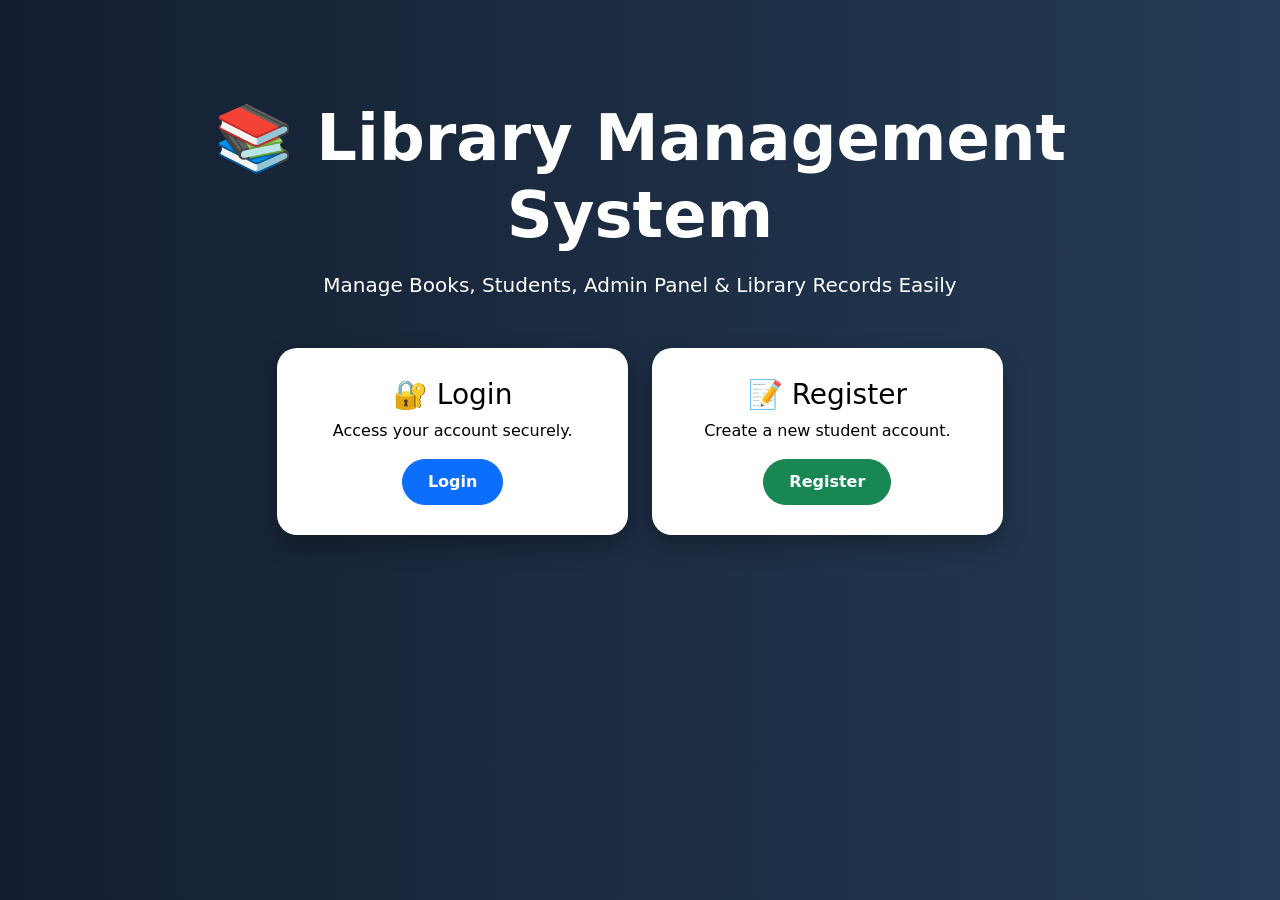
<file: src/main/resources/templates/index.html>
<!DOCTYPE html>
<html xmlns:th="http://www.thymeleaf.org">
<head>
    <title>Library Management System</title>

    <link href="https://cdn.jsdelivr.net/npm/bootstrap@5.3.3/dist/css/bootstrap.min.css" rel="stylesheet">

    <style>
        body{
            background: linear-gradient(to right,#141e30,#243b55);
            min-height:100vh;
            color:white;
        }

        .hero{
            padding:100px 20px;
            text-align:center;
        }

        .card-box{
            background:white;
            color:black;
            border-radius:20px;
            padding:30px;
            transition:0.3s;
            box-shadow:0 10px 25px rgba(0,0,0,0.3);
        }

        .card-box:hover{
            transform:translateY(-5px);
        }

        .btn-custom{
            border-radius:30px;
            padding:10px 25px;
            font-weight:bold;
        }
    </style>
</head>

<body>

<div class="container hero">

    <h1 class="display-3 fw-bold mb-3">
        📚 Library Management System
    </h1>

    <p class="lead mb-5">
        Manage Books, Students, Admin Panel & Library Records Easily
    </p>

    <div class="row justify-content-center g-4">

        <div class="col-md-4">
            <div class="card-box">
                <h3>🔐 Login</h3>
                <p>Access your account securely.</p>

                <a href="/login" class="btn btn-primary btn-custom">
                    Login
                </a>
            </div>
        </div>

        <div class="col-md-4">
            <div class="card-box">
                <h3>📝 Register</h3>
                <p>Create a new student account.</p>

                <a href="/register" class="btn btn-success btn-custom">
                    Register
                </a>
            </div>
        </div>

    </div>

</div>

</body>
</html>
</file>
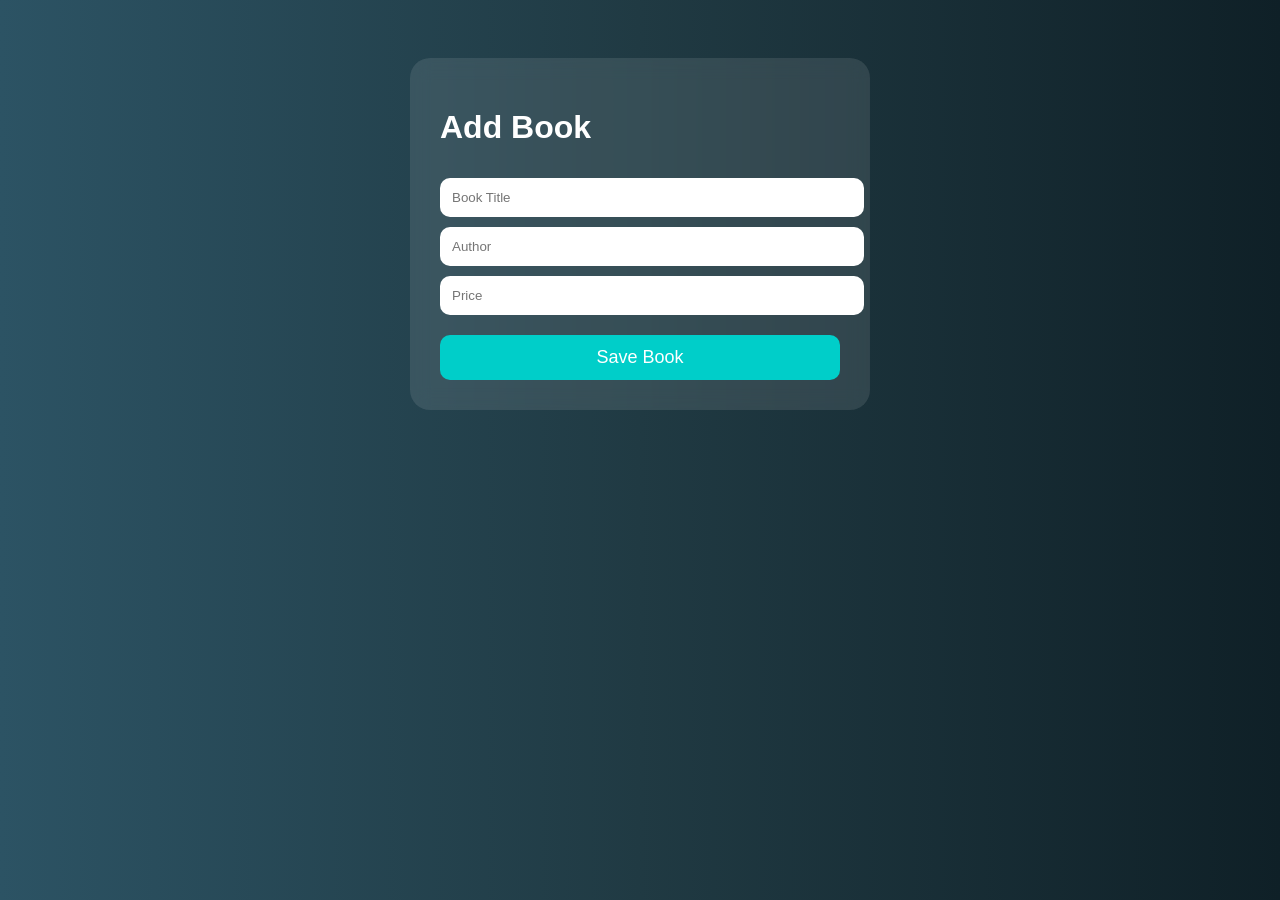
<file: src/main/resources/templates/add-book.html>
<!DOCTYPE html>
<html xmlns:th="http://www.thymeleaf.org">
<head>
    <title>Add Book</title>

    <style>

        body{
            font-family:Arial;
            background:#0f2027;
            background:linear-gradient(to right,#2c5364,#203a43,#0f2027);
            color:white;
            padding:50px;
        }

        .box{
            width:400px;
            margin:auto;
            padding:30px;
            border-radius:20px;
            background:rgba(255,255,255,0.1);
            backdrop-filter:blur(10px);
        }

        input{
            width:100%;
            padding:12px;
            margin-top:10px;
            border:none;
            border-radius:10px;
        }

        button{
            margin-top:20px;
            width:100%;
            padding:12px;
            border:none;
            border-radius:10px;
            background:#00cec9;
            color:white;
            font-size:18px;
        }

    </style>

</head>
<body>

<div class="box">

    <h1>Add Book</h1>

    <form th:action="@{/books/save}" method="post" th:object="${book}">

        <input type="text"
               th:field="*{title}"
               placeholder="Book Title">

        <input type="text"
               th:field="*{author}"
               placeholder="Author">

        <input type="number"
               step="0.1"
               th:field="*{price}"
               placeholder="Price">

        <button type="submit">
            Save Book
        </button>

    </form>

</div>

</body>
</html>
</file>
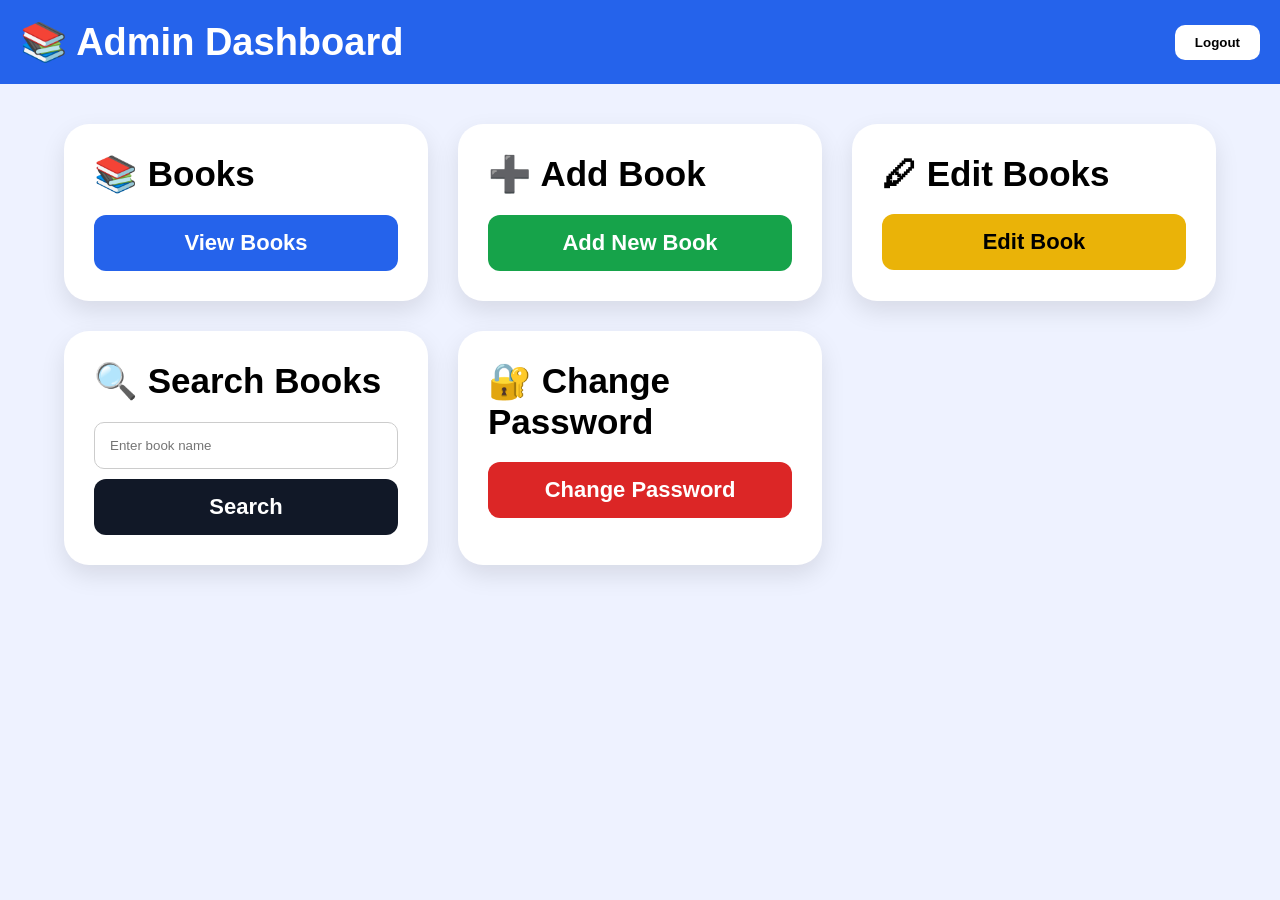
<file: src/main/resources/templates/admin-dashboard.html>
<!DOCTYPE html>
<html xmlns:th="http://www.thymeleaf.org">
<head>
    <title>Admin Dashboard</title>

    <style>
        *{
            margin:0;
            padding:0;
            box-sizing:border-box;
            font-family:Arial, sans-serif;
        }

        body{
            background:#eef2ff;
        }

        .navbar{
            background:#2563eb;
            color:white;
            padding:20px;
            display:flex;
            justify-content:space-between;
            align-items:center;
        }

        .navbar h1{
            font-size:38px;
        }

        .logout-btn{
            background:white;
            color:black;
            padding:10px 20px;
            border:none;
            border-radius:10px;
            cursor:pointer;
            font-weight:bold;
        }

        .container{
            width:90%;
            margin:auto;
            margin-top:40px;
        }

        .cards{
            display:grid;
            grid-template-columns:repeat(auto-fit,minmax(300px,1fr));
            gap:30px;
        }

        .card{
            background:white;
            padding:30px;
            border-radius:25px;
            box-shadow:0 10px 25px rgba(0,0,0,0.1);
            transition:0.3s;
        }

        .card:hover{
            transform:translateY(-8px);
        }

        .card h2{
            margin-bottom:20px;
            font-size:35px;
        }

        .btn{
            width:100%;
            padding:15px;
            border:none;
            border-radius:12px;
            color:white;
            font-size:22px;
            font-weight:bold;
            cursor:pointer;
        }

        .blue{
            background:#2563eb;
        }

        .green{
            background:#16a34a;
        }

        .yellow{
            background:#eab308;
            color:black;
        }

        .red{
            background:#dc2626;
        }

        .black{
            background:#111827;
        }

        a{
            text-decoration:none;
        }

        .search-box{
            margin-top:15px;
        }

        .search-box input{
            width:100%;
            padding:15px;
            border-radius:10px;
            border:1px solid #ccc;
            margin-bottom:10px;
        }

    </style>
</head>

<body>

<div class="navbar">
    <h1>📚 Admin Dashboard</h1>

    <a href="/">
        <button class="logout-btn">Logout</button>
    </a>
</div>

<div class="container">

    <div class="cards">

        <!-- VIEW BOOKS -->
        <div class="card">
            <h2>📚 Books</h2>

            <a href="/books">
                <button class="btn blue">
                    View Books
                </button>
            </a>
        </div>

        <!-- ADD BOOK -->
        <div class="card">
            <h2>➕ Add Book</h2>

            <a href="/books/add">
                <button class="btn green">
                    Add New Book
                </button>
            </a>
        </div>

        <!-- EDIT BOOK -->
        <div class="card">
            <h2>🖊 Edit Books</h2>

            <a href="/books">
                <button class="btn yellow">
                    Edit Book
                </button>
            </a>
        </div>

        <!-- SEARCH -->
        <div class="card">
            <h2>🔍 Search Books</h2>

            <form action="/books/search" method="get" class="search-box">

                <input type="text"
                       name="keyword"
                       placeholder="Enter book name">

                <button class="btn black" type="submit">
                    Search
                </button>

            </form>
        </div>

        <!-- CHANGE PASSWORD -->
        <div class="card">
            <h2>🔐 Change Password</h2>

            <a href="/change-password">
                <button class="btn red">
                    Change Password
                </button>
            </a>
        </div>

    </div>

</div>

</body>
</html>
</file>
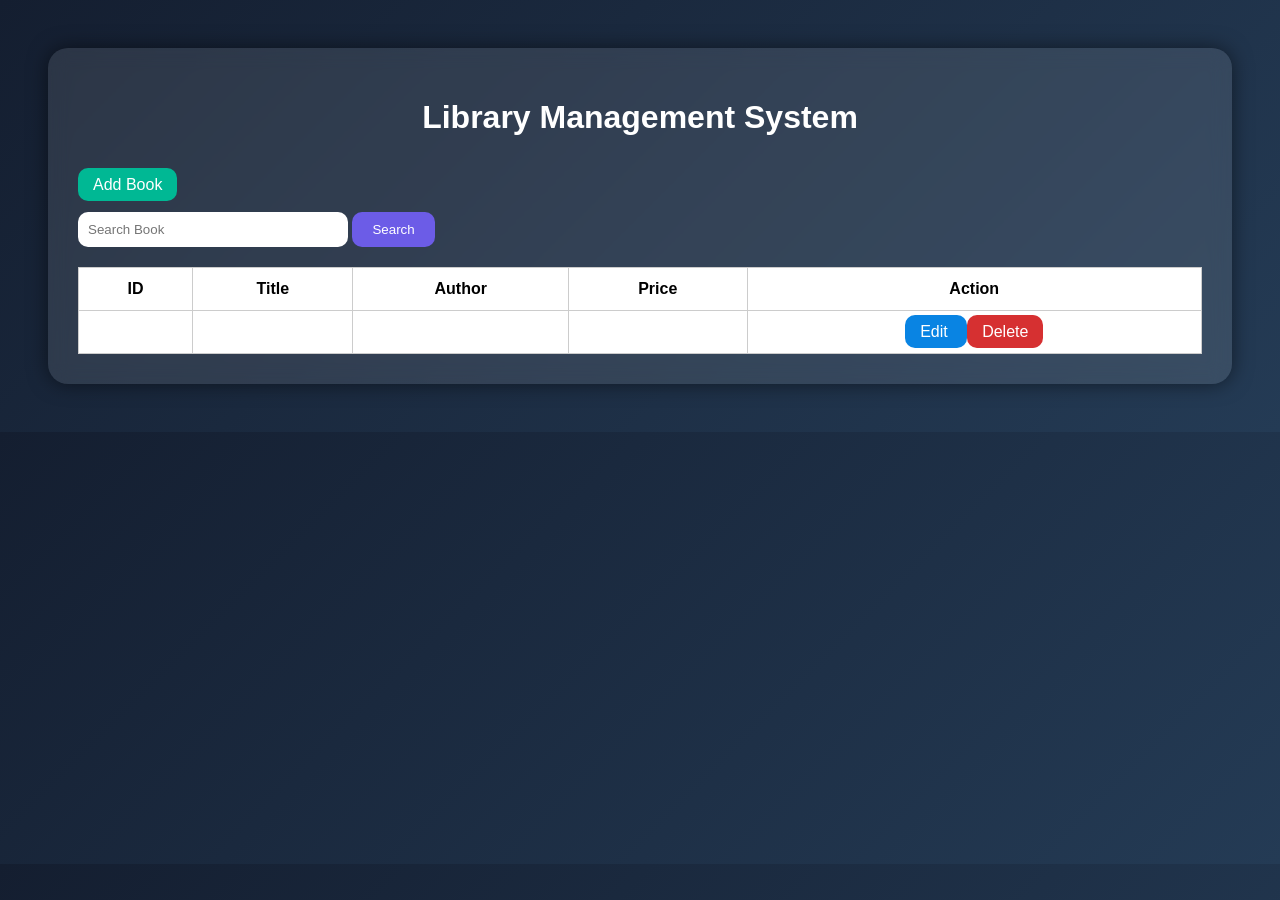
<file: src/main/resources/templates/books.html>
<!DOCTYPE html>
<html xmlns:th="http://www.thymeleaf.org">
<head>
    <title>Library Management System</title>

    <style>
        body{
            font-family: Arial;
            background: linear-gradient(135deg,#141e30,#243b55);
            color:white;
            padding:40px;
        }

        .container{
            background: rgba(255,255,255,0.1);
            padding:30px;
            border-radius:20px;
            backdrop-filter: blur(10px);
            box-shadow:0 0 20px rgba(0,0,0,0.5);
        }

        h1{
            text-align:center;
        }

        a{
            text-decoration:none;
            padding:8px 15px;
            border-radius:10px;
            color:white;
        }

        .add{
            background:#00b894;
        }

        .edit{
            background:#0984e3;
        }

        .delete{
            background:#d63031;
        }

        table{
            width:100%;
            margin-top:20px;
            border-collapse:collapse;
            background:white;
            color:black;
        }

        table th, table td{
            padding:12px;
            border:1px solid #ccc;
            text-align:center;
        }

        input{
            padding:10px;
            border:none;
            border-radius:10px;
            width:250px;
        }

        button{
            padding:10px 20px;
            border:none;
            border-radius:10px;
            background:#6c5ce7;
            color:white;
            cursor:pointer;
        }
    </style>
</head>
<body>

<div class="container">

    <h1>Library Management System</h1>

    <br>

    <a class="add" th:href="@{/books/add}">
        Add Book
    </a>

    <br><br>

    <form th:action="@{/books/search}" method="get">

        <input type="text" name="keyword" placeholder="Search Book">

        <button type="submit">Search</button>

    </form>

    <table>

        <tr>
            <th>ID</th>
            <th>Title</th>
            <th>Author</th>
            <th>Price</th>
            <th>Action</th>
        </tr>

        <tr th:each="book : ${books}">

            <td th:text="${book.id}"></td>
            <td th:text="${book.title}"></td>
            <td th:text="${book.author}"></td>
            <td th:text="${book.price}"></td>

            <td>

                <a class="edit"
                   th:href="@{'/books/edit/' + ${book.id}}">
                    Edit
                </a>

                <a class="delete"
                   th:href="@{'/books/delete/' + ${book.id}}">
                    Delete
                </a>

            </td>

        </tr>

    </table>

</div>

</body>
</html>
</file>
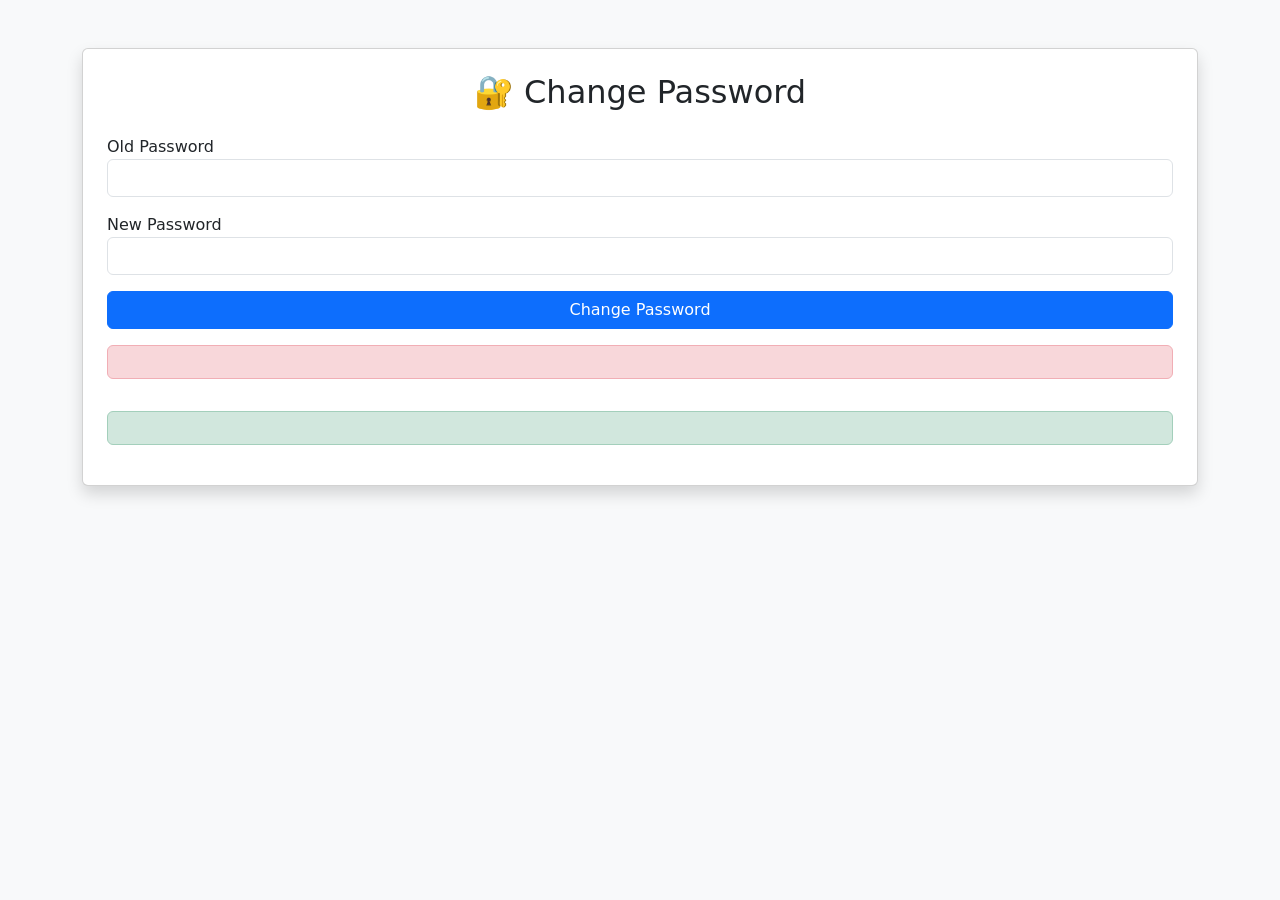
<file: src/main/resources/templates/change-password.html>
<!DOCTYPE html>
<html xmlns:th="http://www.thymeleaf.org">
<head>
    <title>Change Password</title>

    <link href="https://cdn.jsdelivr.net/npm/bootstrap@5.3.3/dist/css/bootstrap.min.css" rel="stylesheet">

</head>
<body class="bg-light">

<div class="container mt-5">

    <div class="card p-4 shadow">

        <h2 class="text-center mb-4">
            🔐 Change Password
        </h2>

        <form action="/change-password" method="post">

            <div class="mb-3">
                <label>Old Password</label>

                <input type="password"
                       name="oldPassword"
                       class="form-control"
                       required>
            </div>

            <div class="mb-3">
                <label>New Password</label>

                <input type="password"
                       name="newPassword"
                       class="form-control"
                       required>
            </div>

            <button class="btn btn-primary w-100">
                Change Password
            </button>

        </form>

        <div th:if="${error}" class="alert alert-danger mt-3">
            <span th:text="${error}"></span>
        </div>

        <div th:if="${success}" class="alert alert-success mt-3">
            <span th:text="${success}"></span>
        </div>

    </div>

</div>

</body>
</html>
</file>
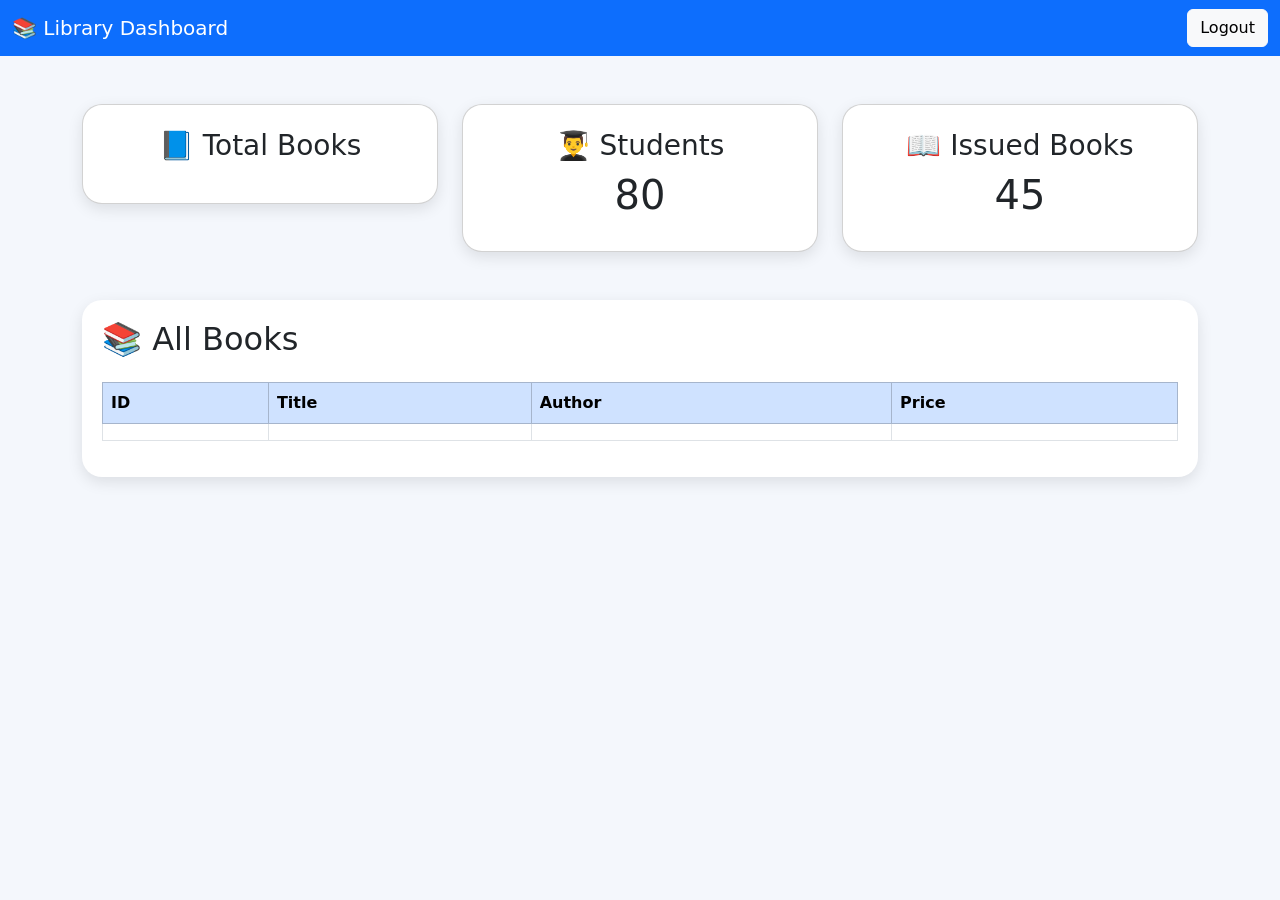
<file: src/main/resources/templates/dashboard.html>
<!DOCTYPE html>
<html xmlns:th="http://www.thymeleaf.org">

<head>
    <title>Library Dashboard</title>

    <link href="https://cdn.jsdelivr.net/npm/bootstrap@5.3.3/dist/css/bootstrap.min.css" rel="stylesheet">

    <style>

        body{
            background:#f4f7fc;
        }

        .navbar{
            background:#0d6efd;
        }

        .card-box{
            border-radius:20px;
            box-shadow:0 5px 15px rgba(0,0,0,0.1);
        }

        .table-box{
            background:white;
            border-radius:20px;
            padding:20px;
            box-shadow:0 5px 15px rgba(0,0,0,0.1);
        }

    </style>
</head>

<body>

<nav class="navbar navbar-dark">
    <div class="container-fluid">

        <span class="navbar-brand">
            📚 Library Dashboard
        </span>

        <a href="/" class="btn btn-light">
            Logout
        </a>

    </div>
</nav>

<div class="container mt-5">

    <div class="row g-4">

        <div class="col-md-4">
            <div class="card p-4 card-box text-center">
                <h3>📘 Total Books</h3>
                <h1 th:text="${books.size()}"></h1>
            </div>
        </div>

        <div class="col-md-4">
            <div class="card p-4 card-box text-center">
                <h3>👨‍🎓 Students</h3>
                <h1>80</h1>
            </div>
        </div>

        <div class="col-md-4">
            <div class="card p-4 card-box text-center">
                <h3>📖 Issued Books</h3>
                <h1>45</h1>
            </div>
        </div>

    </div>

    <div class="table-box mt-5">

        <h2 class="mb-4">📚 All Books</h2>

        <table class="table table-bordered table-hover">

            <thead class="table-primary">

            <tr>
                <th>ID</th>
                <th>Title</th>
                <th>Author</th>
                <th>Price</th>
            </tr>

            </thead>

            <tbody>

            <tr th:each="book : ${books}">
                <td th:text="${book.id}"></td>
                <td th:text="${book.title}"></td>
                <td th:text="${book.author}"></td>
                <td th:text="${book.price}"></td>
            </tr>

            </tbody>

        </table>

    </div>

</div>

</body>
</html>
</file>
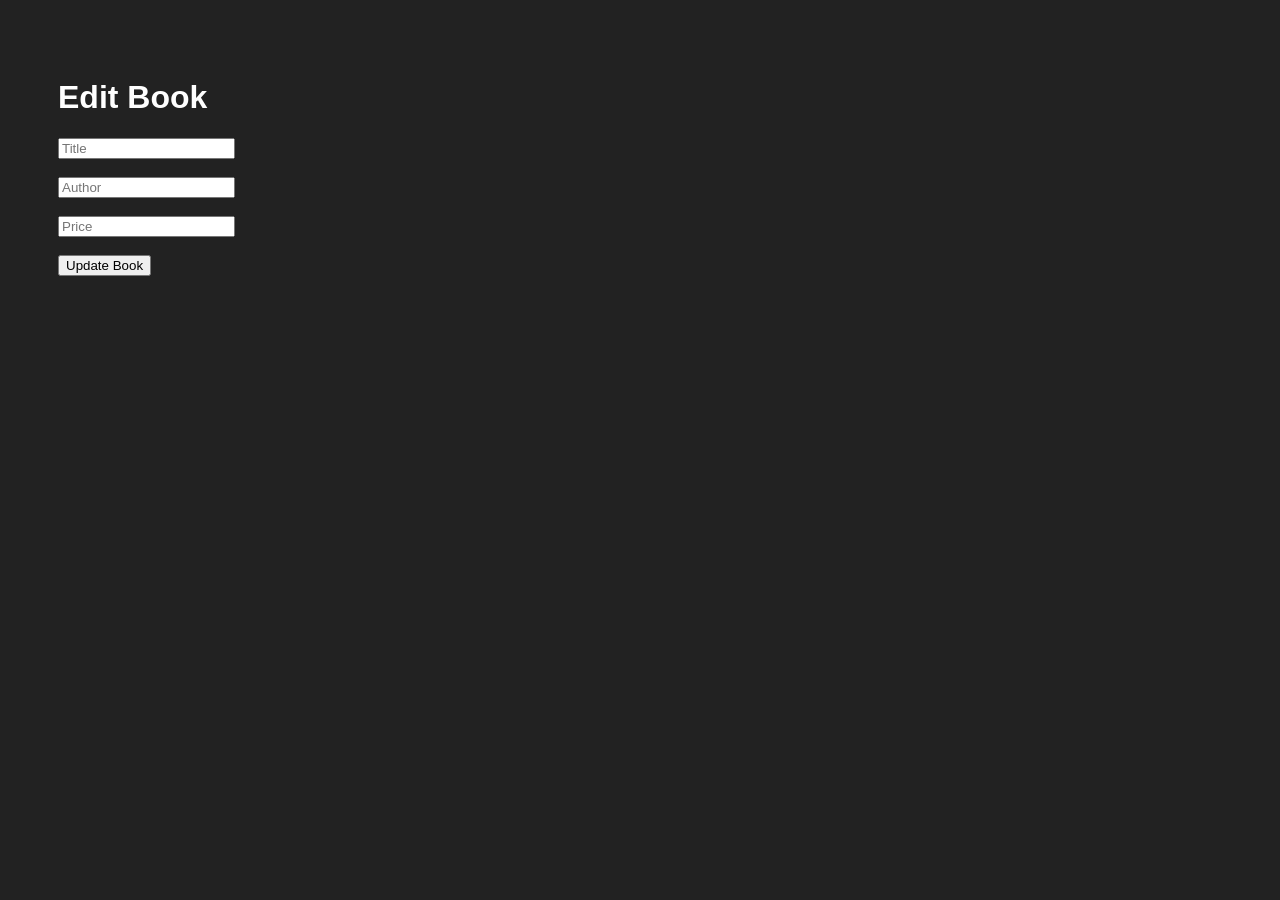
<file: src/main/resources/templates/edit-book.html>
<!DOCTYPE html>
<html xmlns:th="http://www.thymeleaf.org">
<head>
    <title>Edit Book</title>
</head>

<body style="font-family:Arial;background:#222;color:white;padding:50px;">

<h1>Edit Book</h1>

<form th:action="@{/books/update}" method="post" th:object="${book}">

    <input type="hidden" th:field="*{id}">

    <input type="text"
           th:field="*{title}"
           placeholder="Title">

    <br><br>

    <input type="text"
           th:field="*{author}"
           placeholder="Author">

    <br><br>

    <input type="number"
           step="0.1"
           th:field="*{price}"
           placeholder="Price">

    <br><br>

    <button type="submit">
        Update Book
    </button>

</form>

</body>
</html>
</file>
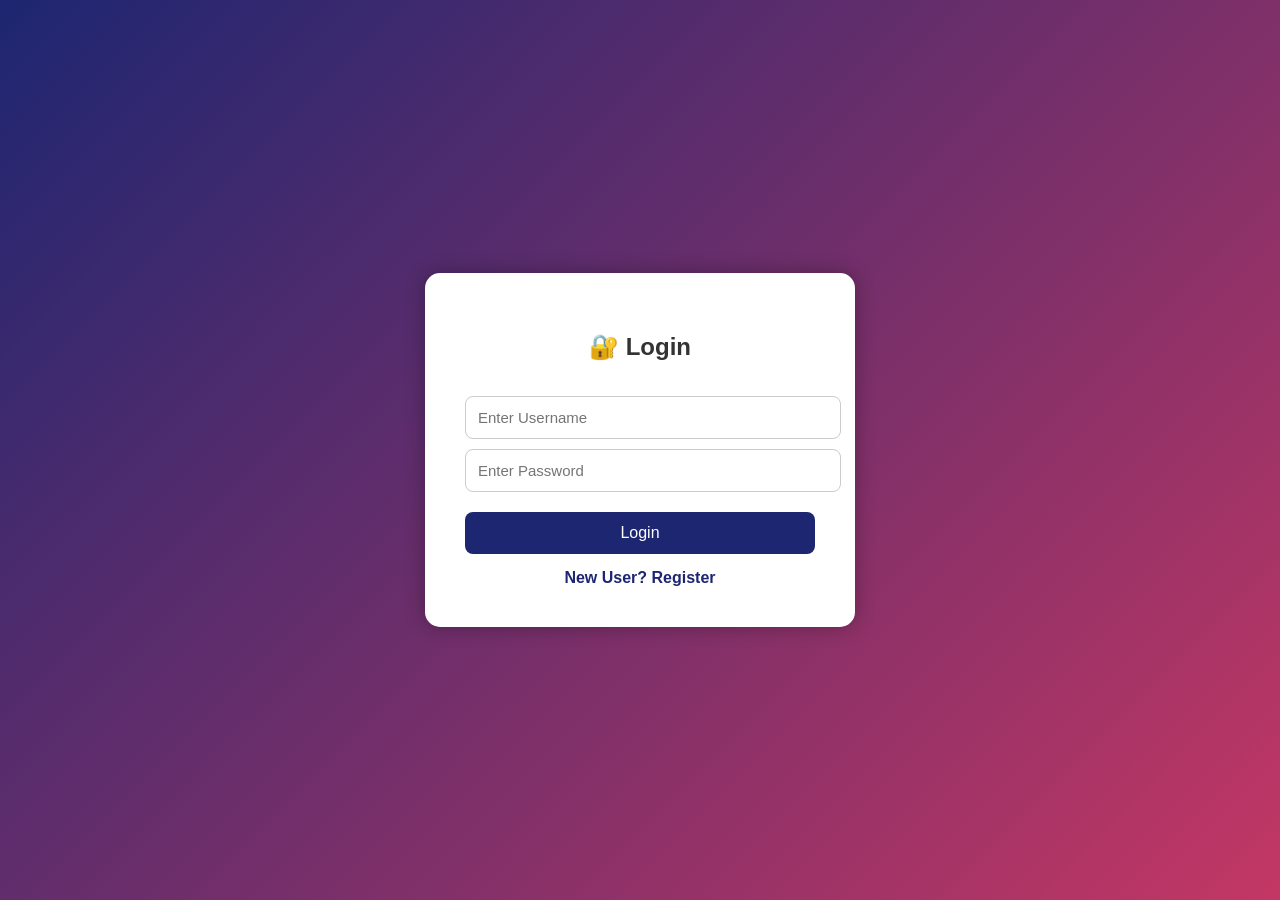
<file: src/main/resources/templates/login.html>
<!DOCTYPE html>
<html xmlns:th="http://www.thymeleaf.org">
<head>
    <title>Login</title>

    <style>
        body{
            margin:0;
            padding:0;
            font-family:Arial;
            background:linear-gradient(135deg,#1d2671,#c33764);
            height:100vh;
            display:flex;
            justify-content:center;
            align-items:center;
        }

        .login-box{
            background:white;
            padding:40px;
            width:350px;
            border-radius:15px;
            box-shadow:0px 0px 20px rgba(0,0,0,0.3);
        }

        h2{
            text-align:center;
            margin-bottom:25px;
            color:#333;
        }

        input{
            width:100%;
            padding:12px;
            margin-top:10px;
            border-radius:8px;
            border:1px solid #ccc;
            font-size:15px;
        }

        button{
            width:100%;
            padding:12px;
            margin-top:20px;
            border:none;
            background:#1d2671;
            color:white;
            font-size:16px;
            border-radius:8px;
            cursor:pointer;
        }

        button:hover{
            background:#c33764;
        }

        .link{
            text-align:center;
            margin-top:15px;
        }

        .link a{
            text-decoration:none;
            color:#1d2671;
            font-weight:bold;
        }
    </style>
</head>

<body>

<div class="login-box">

    <h2>🔐 Login</h2>

    <form action="/login" method="post">

        <input type="text"
               name="username"
               placeholder="Enter Username"
               required>

        <input type="password"
               name="password"
               placeholder="Enter Password"
               required>

        <button type="submit">
            Login
        </button>

    </form>

    <div class="link">
        <a href="/register">New User? Register</a>
    </div>

</div>

</body>
</html>
</file>
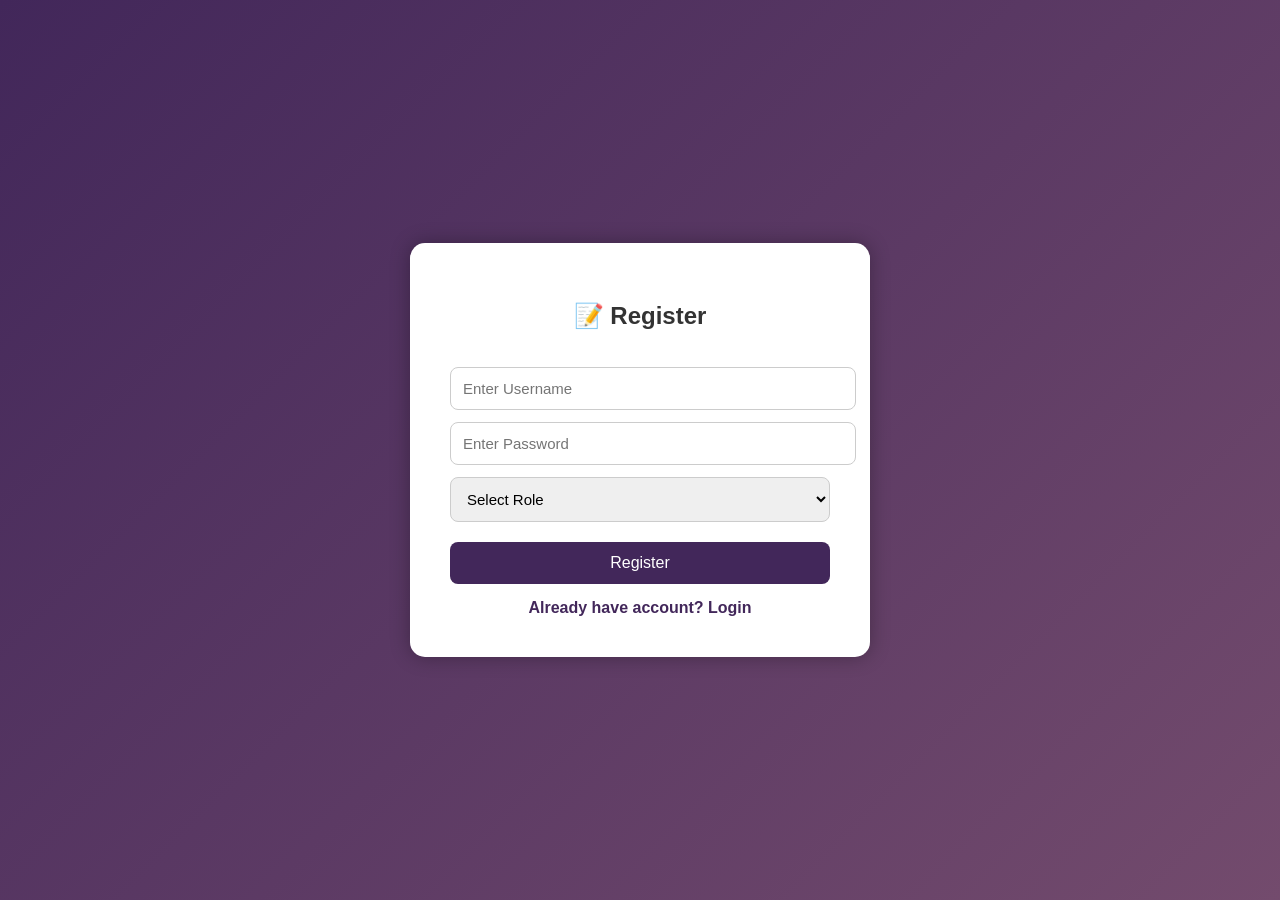
<file: src/main/resources/templates/register.html>
<!DOCTYPE html>
<html xmlns:th="http://www.thymeleaf.org">
<head>
    <title>Register</title>

    <style>

        body{
            margin:0;
            padding:0;
            font-family:Arial;
            background:linear-gradient(135deg,#42275a,#734b6d);
            height:100vh;
            display:flex;
            justify-content:center;
            align-items:center;
        }

        .register-box{
            background:white;
            padding:40px;
            width:380px;
            border-radius:15px;
            box-shadow:0px 0px 20px rgba(0,0,0,0.3);
        }

        h2{
            text-align:center;
            color:#333;
            margin-bottom:25px;
        }

        input,select{
            width:100%;
            padding:12px;
            margin-top:12px;
            border-radius:8px;
            border:1px solid #ccc;
            font-size:15px;
        }

        button{
            width:100%;
            padding:12px;
            margin-top:20px;
            border:none;
            background:#42275a;
            color:white;
            font-size:16px;
            border-radius:8px;
            cursor:pointer;
        }

        button:hover{
            background:#734b6d;
        }

        .link{
            text-align:center;
            margin-top:15px;
        }

        .link a{
            text-decoration:none;
            color:#42275a;
            font-weight:bold;
        }

    </style>

</head>

<body>

<div class="register-box">

    <h2>📝 Register</h2>

    <form action="/register" method="post">

        <input type="text"
               name="username"
               placeholder="Enter Username"
               required>

        <input type="password"
               name="password"
               placeholder="Enter Password"
               required>

        <select name="role" required>

            <option value="">
                Select Role
            </option>

            <option value="ADMIN">
                Admin
            </option>

            <option value="STUDENT">
                Student
            </option>

        </select>

        <button type="submit">
            Register
        </button>

    </form>

    <div class="link">
        <a href="/login">Already have account? Login</a>
    </div>

</div>

</body>
</html>
</file>
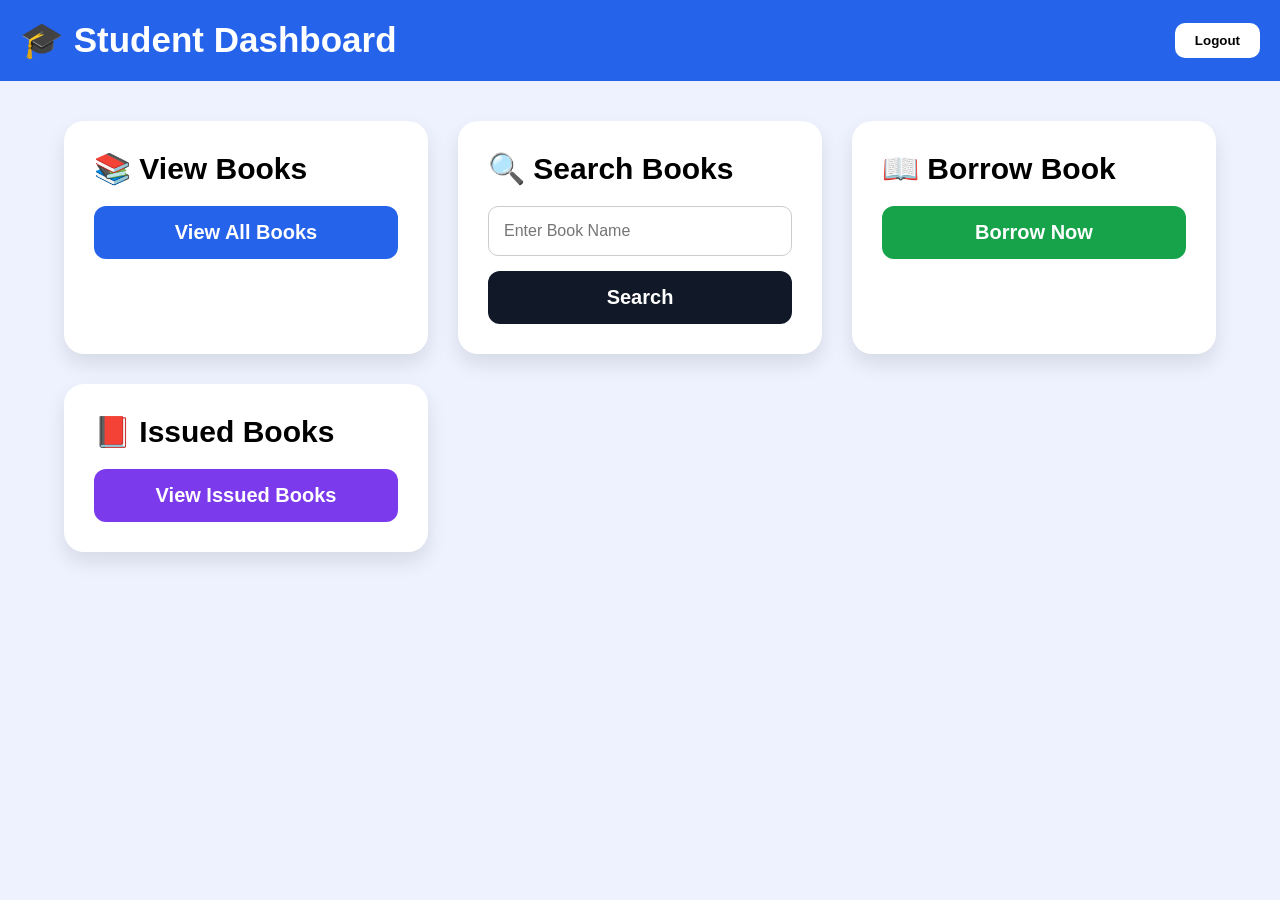
<file: src/main/resources/templates/student-dashboard.html>
<!DOCTYPE html>
<html xmlns:th="http://www.thymeleaf.org">
<head>
    <title>Student Dashboard</title>

    <style>

        *{
            margin:0;
            padding:0;
            box-sizing:border-box;
            font-family:Arial,sans-serif;
        }

        body{
            background:#eef2ff;
        }

        .navbar{
            background:#2563eb;
            color:white;
            padding:20px;
            display:flex;
            justify-content:space-between;
            align-items:center;
        }

        .navbar h1{
            font-size:35px;
        }

        .logout-btn{
            padding:10px 20px;
            border:none;
            border-radius:10px;
            background:white;
            cursor:pointer;
            font-weight:bold;
        }

        .container{
            width:90%;
            margin:auto;
            margin-top:40px;
        }

        .cards{
            display:grid;
            grid-template-columns:repeat(auto-fit,minmax(300px,1fr));
            gap:30px;
        }

        .card{
            background:white;
            padding:30px;
            border-radius:20px;
            box-shadow:0 10px 20px rgba(0,0,0,0.1);
            transition:0.3s;
        }

        .card:hover{
            transform:translateY(-8px);
        }

        .card h2{
            margin-bottom:20px;
            font-size:30px;
        }

        .btn{
            width:100%;
            padding:15px;
            border:none;
            border-radius:12px;
            font-size:20px;
            font-weight:bold;
            cursor:pointer;
            color:white;
        }

        .blue{
            background:#2563eb;
        }

        .green{
            background:#16a34a;
        }

        .black{
            background:#111827;
        }

        .purple{
            background:#7c3aed;
        }

        input{
            width:100%;
            padding:15px;
            border-radius:10px;
            border:1px solid #ccc;
            margin-bottom:15px;
            font-size:16px;
        }

        a{
            text-decoration:none;
        }

    </style>
</head>

<body>

<div class="navbar">

    <h1>🎓 Student Dashboard</h1>

    <a href="/">
        <button class="logout-btn">
            Logout
        </button>
    </a>

</div>

<div class="container">

    <div class="cards">

        <!-- VIEW BOOKS -->
        <div class="card">

            <h2>📚 View Books</h2>

            <a href="/books">
                <button class="btn blue">
                    View All Books
                </button>
            </a>

        </div>

        <!-- SEARCH BOOKS -->
        <div class="card">

            <h2>🔍 Search Books</h2>

            <form action="/student/search" method="get">

                <input type="text"
                       name="keyword"
                       placeholder="Enter Book Name"
                       required>

                <button type="submit" class="btn black">
                    Search
                </button>

            </form>

        </div>

        <!-- BORROW BOOK -->
        <div class="card">

            <h2>📖 Borrow Book</h2>

            <a href="/books">
                <button class="btn green">
                    Borrow Now
                </button>
            </a>

        </div>

        <!-- ISSUED BOOKS -->
        <div class="card">

            <h2>📕 Issued Books</h2>

            <a href="/books">
                <button class="btn purple">
                    View Issued Books
                </button>
            </a>

        </div>

    </div>

</div>

</body>
</html>
</file>
